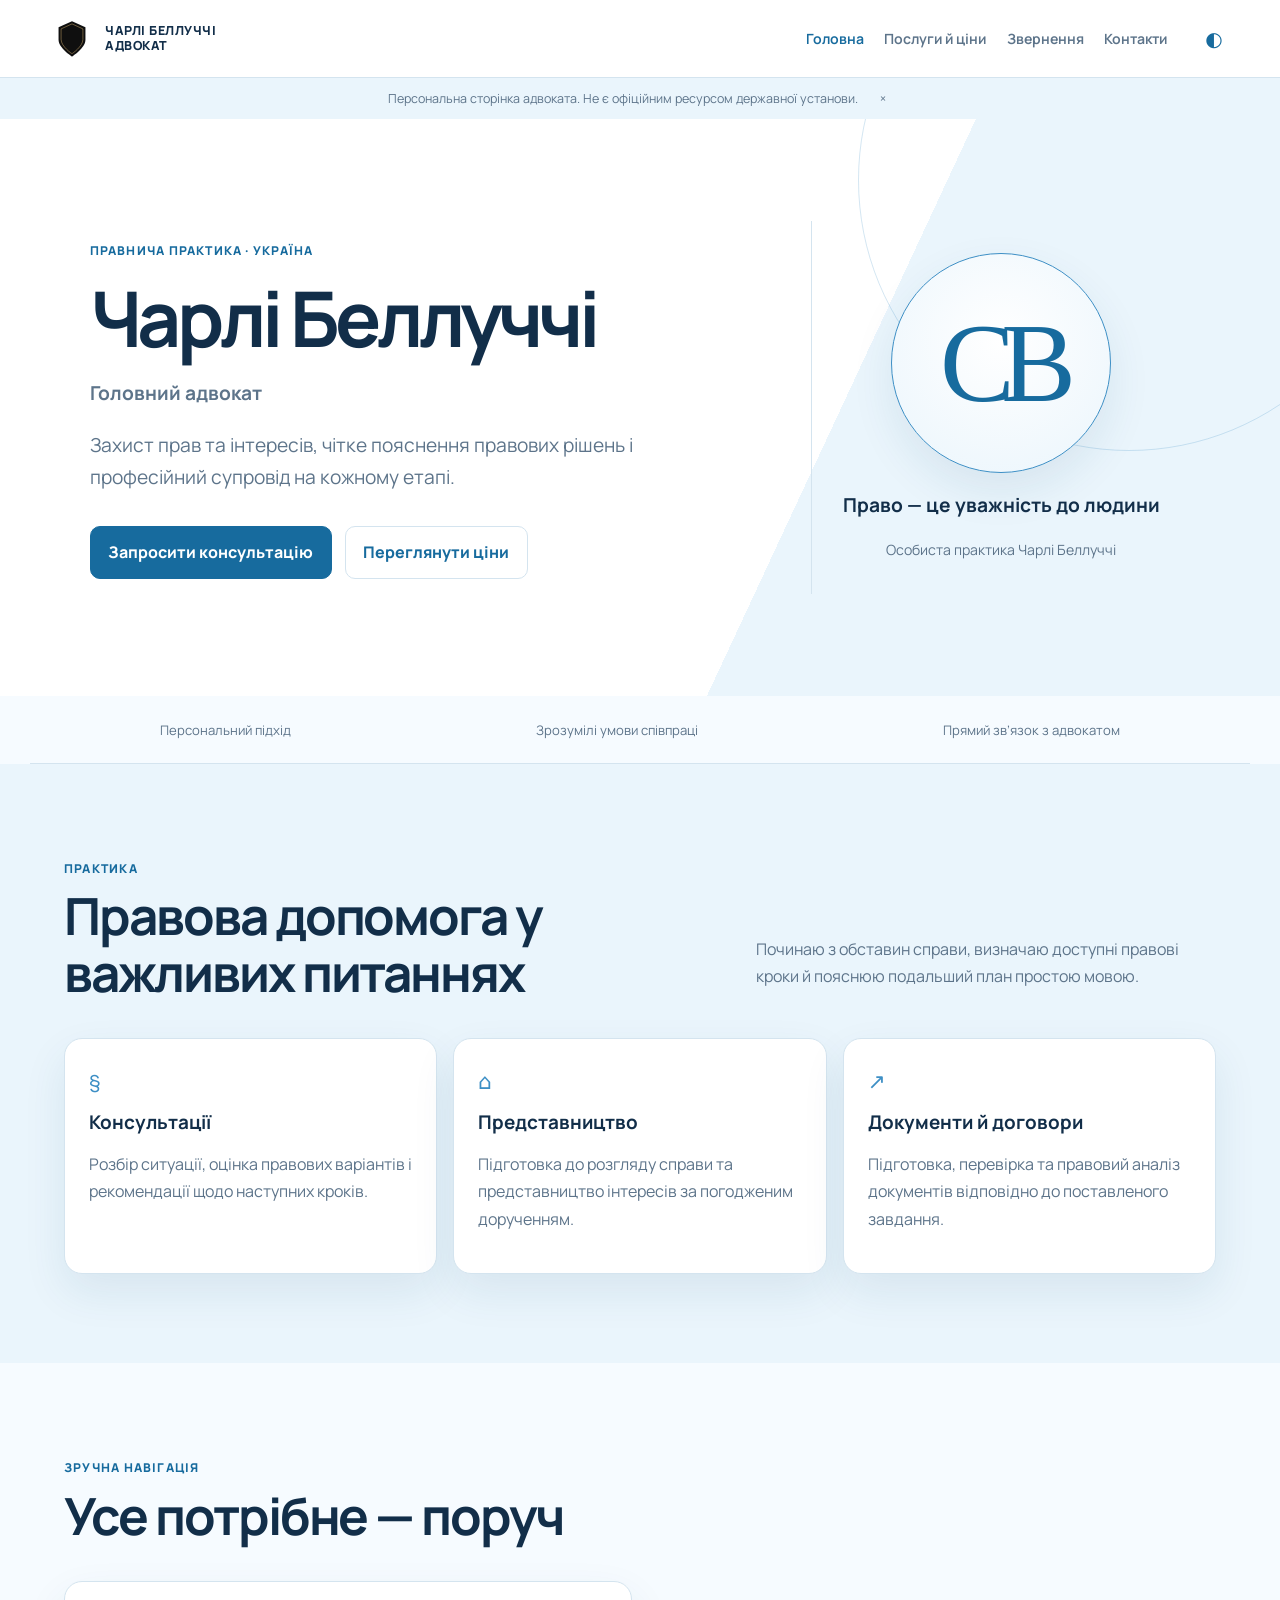
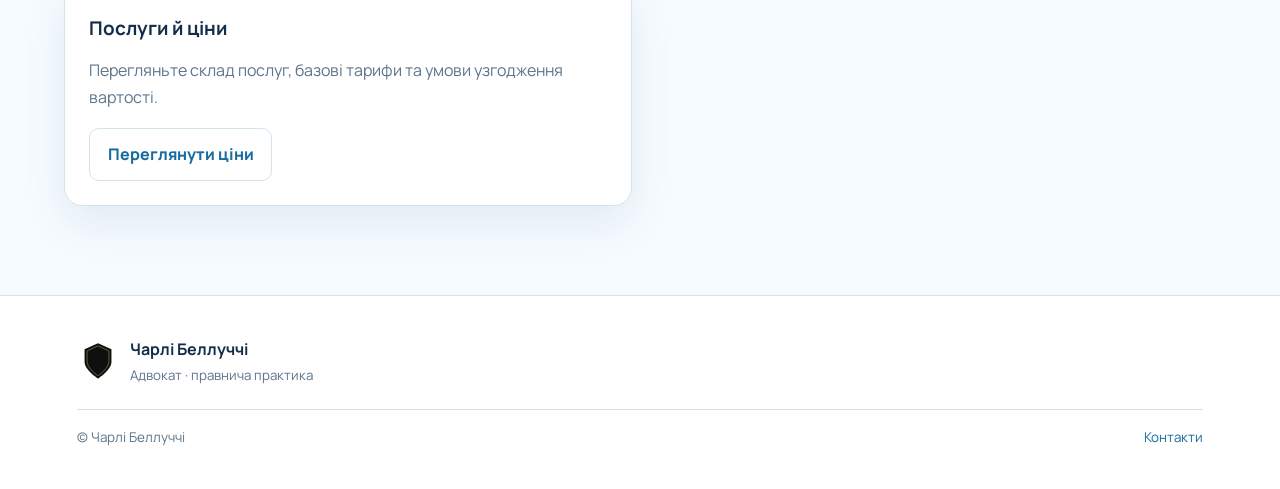
<file: index.html>
<!doctype html><html lang="uk"><head><meta charset="utf-8"><meta name="viewport" content="width=device-width,initial-scale=1,viewport-fit=cover"><meta name="theme-color" content="#f6fbff"><meta name="description" content="Чарлі Беллуччі — адвокат. Правнича допомога, представництво та консультації."><title>Чарлі Беллуччі — адвокат</title><link rel="manifest" href="/manifest.json"><link rel="icon" href="/icon.svg" type="image/svg+xml"><link rel="preconnect" href="https://fonts.googleapis.com"><link rel="preconnect" href="https://fonts.gstatic.com" crossorigin><link href="https://fonts.googleapis.com/css2?family=Manrope:wght@400;500;600;700;800&display=swap" rel="stylesheet"><link rel="stylesheet" href="/style.css?v=contact-2"></head><body><a class="skip" href="#main">До змісту</a><header class="topbar"><a class="brand" href="/index.html" aria-label="Чарлі Беллуччі — головна"><img src="/icon.svg" alt=""><span>ЧАРЛІ БЕЛЛУЧЧІ<b>АДВОКАТ</b></span></a><button class="menu-toggle" aria-label="Відкрити меню" aria-expanded="false"><i></i><i></i><i></i></button><nav class="nav" aria-label="Основна навігація"><a class="active" href="/index.html">Головна</a><a href="/fees.html">Послуги й ціни</a><a href="/appeal.html">Звернення</a><a href="/contacts.html">Контакти</a></nav><button class="theme-toggle" aria-label="Увімкнути темну тему" title="Змінити тему">◐</button></header><div class="notice"><span>Персональна сторінка адвоката. Не є офіційним ресурсом державної установи.</span><button class="notice-close" aria-label="Закрити">×</button></div><main id="main"><section class="hero"><div class="hero-copy"><span class="eyebrow">Правнича практика · Україна</span><h1>Чарлі Беллуччі</h1><p><strong>Головний адвокат</strong></p><p>Захист прав та інтересів, чітке пояснення правових рішень і професійний супровід на кожному етапі.</p><div class="actions"><a class="button primary" href="/appeal.html">Запросити консультацію</a><a class="button ghost" href="/fees.html">Переглянути ціни</a></div></div><div class="hero-signature"><div class="monogram" aria-hidden="true">CB</div><strong>Право — це уважність до людини</strong><span>Особиста практика Чарлі Беллуччі</span></div></section><div class="statline"><span>Персональний підхід</span><span>Зрозумілі умови співпраці</span><span>Прямий зв’язок з адвокатом</span></div><section class="section light"><div class="section-head"><div><span class="eyebrow">Практика</span><h2>Правова допомога у важливих питаннях</h2></div><p>Починаю з обставин справи, визначаю доступні правові кроки й пояснюю подальший план простою мовою.</p></div><div class="grid"><article class="card"><span class="mark">§</span><h3>Консультації</h3><p>Розбір ситуації, оцінка правових варіантів і рекомендації щодо наступних кроків.</p></article><article class="card"><span class="mark">⌂</span><h3>Представництво</h3><p>Підготовка до розгляду справи та представництво інтересів за погодженим дорученням.</p></article><article class="card"><span class="mark">↗</span><h3>Документи й договори</h3><p>Підготовка, перевірка та правовий аналіз документів відповідно до поставленого завдання.</p></article></div></section><section class="section"><div class="section-head"><div><span class="eyebrow">Зручна навігація</span><h2>Усе потрібне — поруч</h2></div></div><div class="news"><article class="feature-note"><h3>Послуги й ціни</h3><p>Перегляньте склад послуг, базові тарифи та умови узгодження вартості.</p><a class="button ghost" href="/fees.html">Переглянути ціни</a></article></div></section></main><footer class="footer"><div class="footer-brand"><img class="seal" src="/icon.svg" alt=""><div><b>Чарлі Беллуччі</b><small>Адвокат · правнича практика</small></div></div><div class="footer-bottom"><span>© <span id="year"></span> Чарлі Беллуччі</span><a href="/contacts.html">Контакти</a></div></footer><div class="install-toast" id="installToast" hidden><span>Цей сайт можна встановити як програму на екран телефону</span><button id="installButton">Встановити</button><button class="toast-close" aria-label="Закрити">×</button></div><div class="toast" id="toast" role="status" aria-live="polite"></div><script src="/script.js?v=contact-2" defer></script></body></html>
</file>
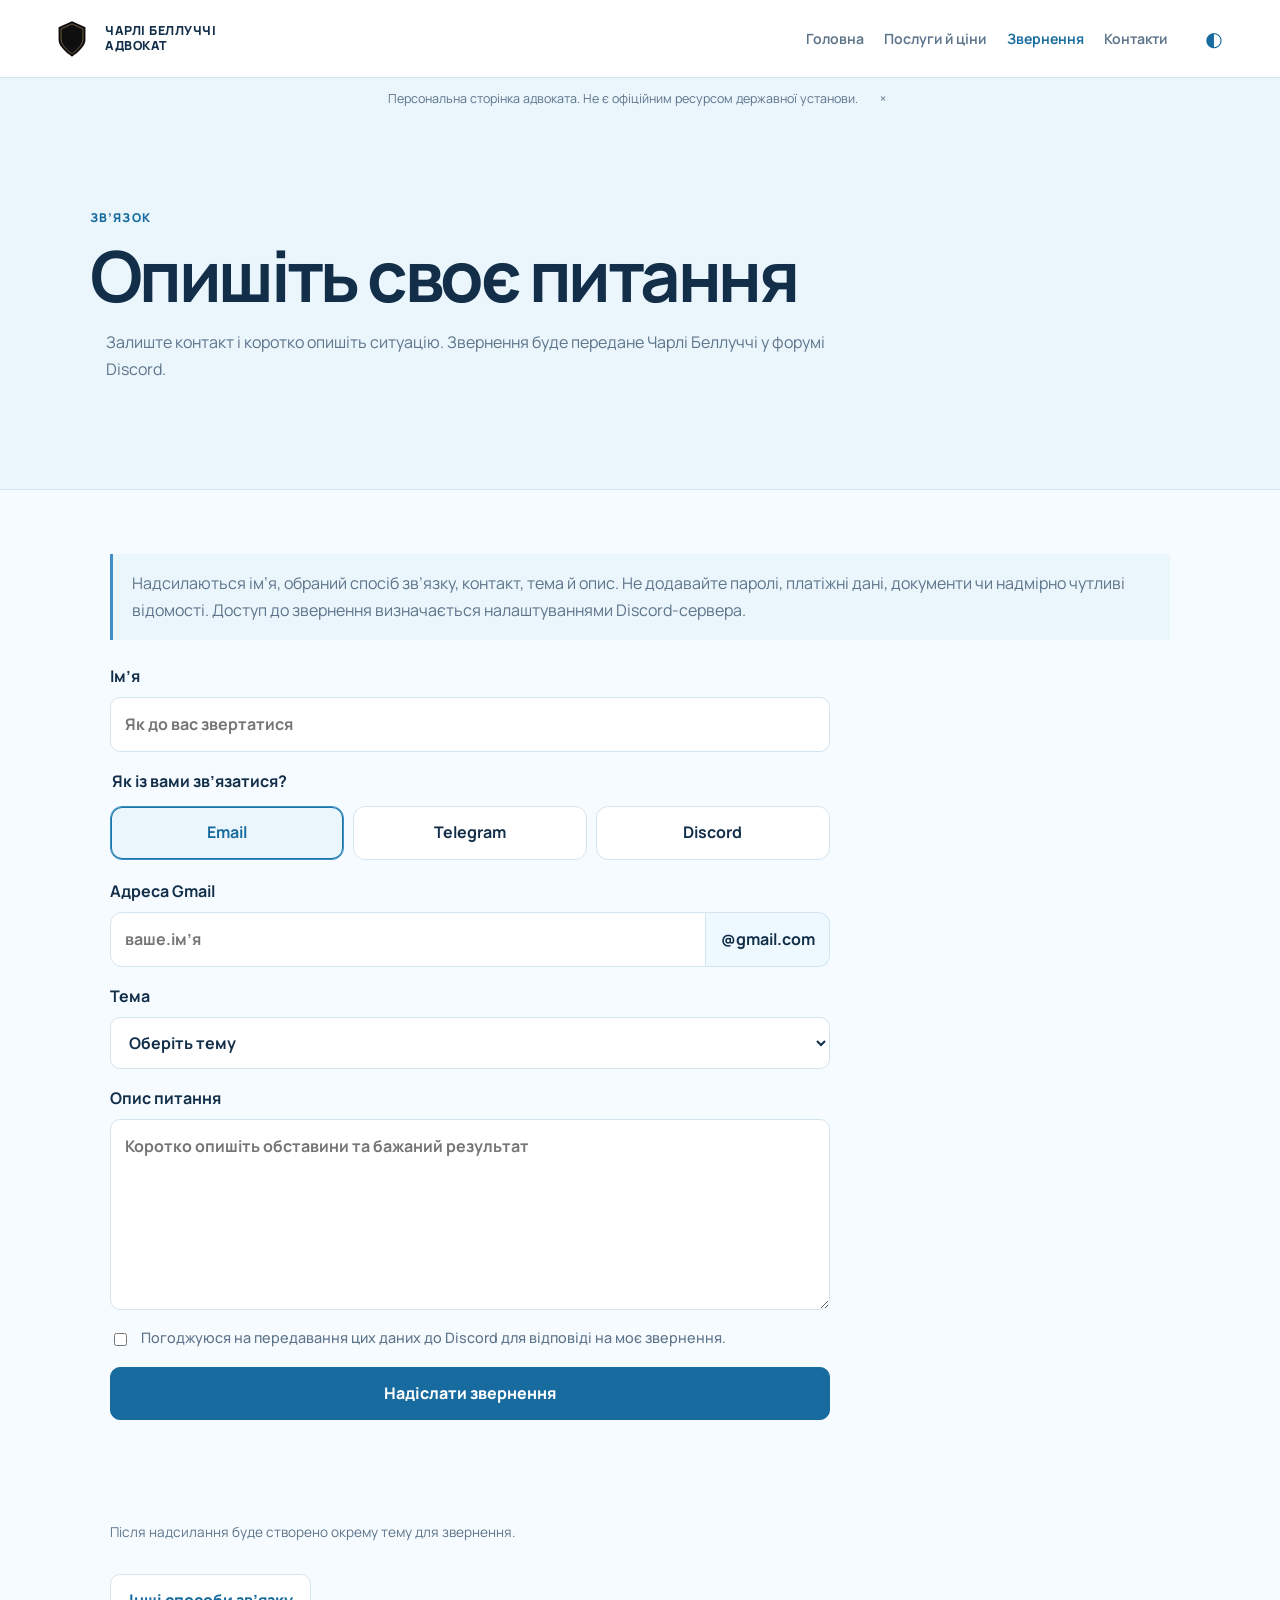
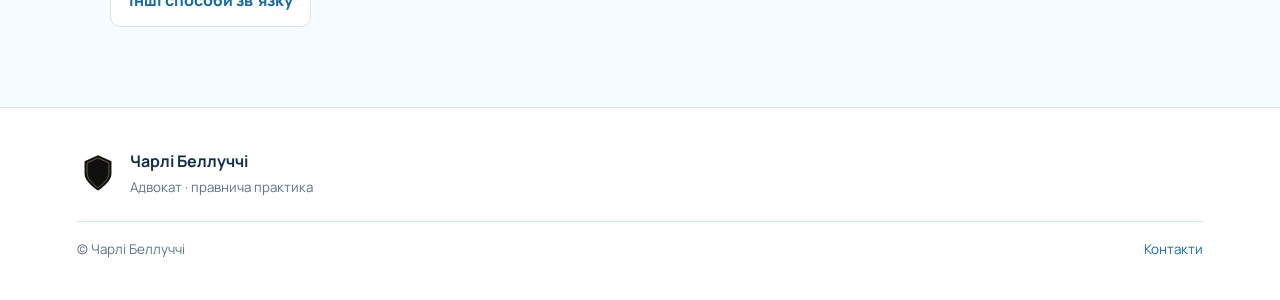
<file: appeal.html>
<!doctype html><html lang="uk"><head><meta charset="utf-8"><meta name="viewport" content="width=device-width,initial-scale=1,viewport-fit=cover"><meta name="theme-color" content="#f6fbff"><title>Звернення — Чарлі Беллуччі</title><link rel="manifest" href="/manifest.json"><link rel="icon" href="/icon.svg" type="image/svg+xml"><link rel="preconnect" href="https://fonts.googleapis.com"><link rel="preconnect" href="https://fonts.gstatic.com" crossorigin><link href="https://fonts.googleapis.com/css2?family=Manrope:wght@400;500;600;700;800&display=swap" rel="stylesheet"><link rel="stylesheet" href="/style.css?v=contact-2"></head><body><a class="skip" href="#main">До змісту</a><header class="topbar"><a class="brand" href="/index.html" aria-label="Чарлі Беллуччі — головна"><img src="/icon.svg" alt=""><span>ЧАРЛІ БЕЛЛУЧЧІ<b>АДВОКАТ</b></span></a><button class="menu-toggle" aria-label="Відкрити меню" aria-expanded="false"><i></i><i></i><i></i></button><nav class="nav" aria-label="Основна навігація"><a href="/index.html">Головна</a><a href="/fees.html">Послуги й ціни</a><a class="active" href="/appeal.html">Звернення</a><a href="/contacts.html">Контакти</a></nav><button class="theme-toggle" aria-label="Увімкнути темну тему" title="Змінити тему">◐</button></header><div class="notice"><span>Персональна сторінка адвоката. Не є офіційним ресурсом державної установи.</span><button class="notice-close" aria-label="Закрити">×</button></div><main id="main"><section class="page-head"><span class="eyebrow">Зв’язок</span><h1>Опишіть своє питання</h1><p>Залиште контакт і коротко опишіть ситуацію. Звернення буде передане Чарлі Беллуччі у форумі Discord.</p></section><section class="content"><div class="notice-box">Надсилаються ім’я, обраний спосіб зв’язку, контакт, тема й опис. Не додавайте паролі, платіжні дані, документи чи надмірно чутливі відомості. Доступ до звернення визначається налаштуваннями Discord-сервера.</div><form class="form appeal-form"><label>Ім’я<input class="field" name="name" autocomplete="name" required maxlength="80" placeholder="Як до вас звертатися"></label><fieldset class="contact-picker"><legend>Як із вами зв’язатися?</legend><div class="method-options"><label class="method-option"><input type="radio" name="contact_method" value="email" checked><span>Email</span></label><label class="method-option"><input type="radio" name="contact_method" value="telegram"><span>Telegram</span></label><label class="method-option"><input type="radio" name="contact_method" value="discord"><span>Discord</span></label></div><label class="contact-entry"><span id="contactLabel">Адреса Gmail</span><span class="contact-input"><input class="field" id="contactValue" name="contact_value" required maxlength="80" autocomplete="email" inputmode="email" placeholder="ваше.ім’я"><span class="contact-suffix" id="contactSuffix">@gmail.com</span></span></label><input type="hidden" id="contactPayload" name="contact"></fieldset><label>Тема<select class="field" name="topic" required><option value="">Оберіть тему</option><option>Консультація</option><option>Аналіз документа</option><option>Представництво</option><option>Інше питання</option></select></label><label>Опис питання<textarea class="field" name="message" required maxlength="1000" rows="6" placeholder="Коротко опишіть обставини та бажаний результат"></textarea></label><label class="consent"><input type="checkbox" required><span>Погоджуюся на передавання цих даних до Discord для відповіді на моє звернення.</span></label><button class="button primary" type="submit">Надіслати звернення</button><p class="status-msg" data-form-status aria-live="polite"></p><p class="small-note">Після надсилання буде створено окрему тему для звернення.</p></form><p><a class="button ghost" href="/contacts.html">Інші способи зв’язку</a></p></section></main><footer class="footer"><div class="footer-brand"><img class="seal" src="/icon.svg" alt=""><div><b>Чарлі Беллуччі</b><small>Адвокат · правнича практика</small></div></div><div class="footer-bottom"><span>© <span id="year"></span> Чарлі Беллуччі</span><a href="/contacts.html">Контакти</a></div></footer><div class="install-toast" id="installToast" hidden><span>Цей сайт можна встановити як програму на екран телефону</span><button id="installButton">Встановити</button><button class="toast-close" aria-label="Закрити">×</button></div><div class="toast" id="toast" role="status" aria-live="polite"></div><script src="/script.js?v=contact-2" defer></script></body></html>
</file>
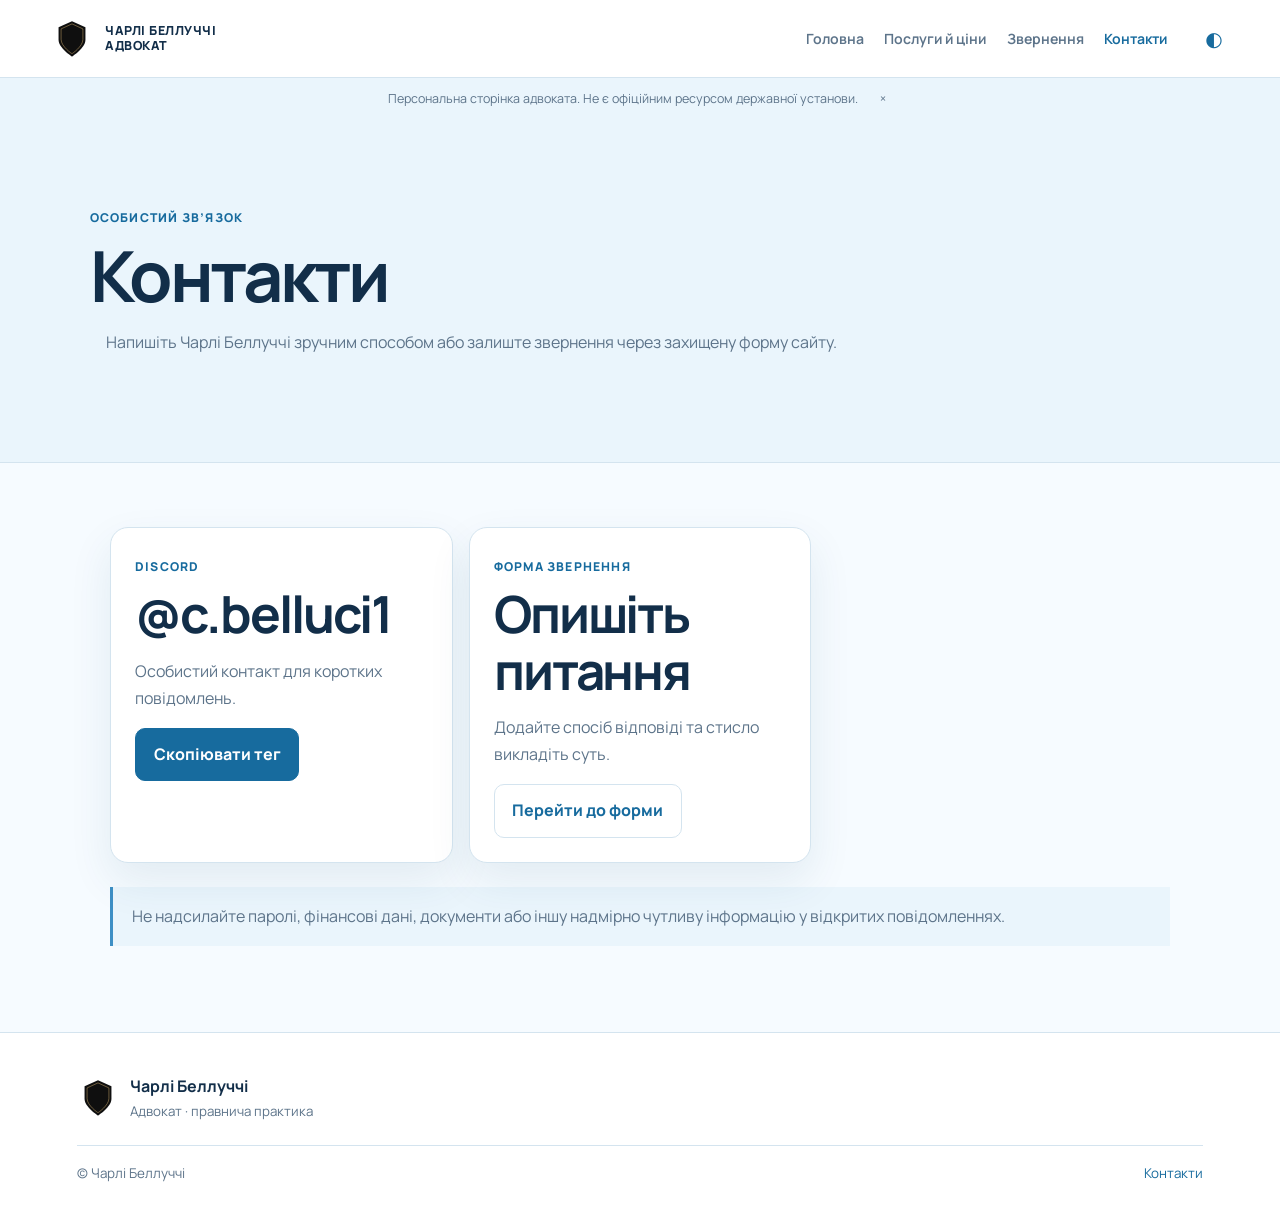
<file: contacts.html>
<!doctype html><html lang="uk"><head><meta charset="utf-8"><meta name="viewport" content="width=device-width,initial-scale=1,viewport-fit=cover"><meta name="theme-color" content="#f6fbff"><title>Контакти — Чарлі Беллуччі</title><link rel="manifest" href="/manifest.json"><link rel="icon" href="/icon.svg" type="image/svg+xml"><link rel="preconnect" href="https://fonts.googleapis.com"><link rel="preconnect" href="https://fonts.gstatic.com" crossorigin><link href="https://fonts.googleapis.com/css2?family=Manrope:wght@400;500;600;700;800&display=swap" rel="stylesheet"><link rel="stylesheet" href="/style.css"></head><body><a class="skip" href="#main">До змісту</a><header class="topbar"><a class="brand" href="/index.html" aria-label="Чарлі Беллуччі — головна"><img src="/icon.svg" alt=""><span>ЧАРЛІ БЕЛЛУЧЧІ<b>АДВОКАТ</b></span></a><button class="menu-toggle" aria-label="Відкрити меню" aria-expanded="false"><i></i><i></i><i></i></button><nav class="nav" aria-label="Основна навігація"><a  href="/index.html">Головна</a><a  href="/fees.html">Послуги й ціни</a><a  href="/appeal.html">Звернення</a><a class="active" href="/contacts.html">Контакти</a></nav><button class="theme-toggle" aria-label="Увімкнути темну тему" title="Змінити тему">◐</button></header><div class="notice"><span>Персональна сторінка адвоката. Не є офіційним ресурсом державної установи.</span><button class="notice-close" aria-label="Закрити">×</button></div><main id="main"><section class="page-head"><span class="eyebrow">Особистий зв’язок</span><h1>Контакти</h1><p>Напишіть Чарлі Беллуччі зручним способом або залиште звернення через захищену форму сайту.</p></section><section class="content"><div class="grid"><article class="card"><span class="eyebrow">Discord</span><h2>@c.belluci1</h2><p>Особистий контакт для коротких повідомлень.</p><button class="button primary" type="button" data-copy="@c.belluci1">Скопіювати тег</button></article><article class="card"><span class="eyebrow">Форма звернення</span><h2>Опишіть питання</h2><p>Додайте спосіб відповіді та стисло викладіть суть.</p><a class="button ghost" href="/appeal.html">Перейти до форми</a></article></div><div class="notice-box" style="margin-top:1.5rem">Не надсилайте паролі, фінансові дані, документи або іншу надмірно чутливу інформацію у відкритих повідомленнях.</div></section></main><footer class="footer"><div class="footer-brand"><img class="seal" src="/icon.svg" alt=""><div><b>Чарлі Беллуччі</b><small>Адвокат · правнича практика</small></div></div><div class="footer-bottom"><span>© <span id="year"></span> Чарлі Беллуччі</span><a href="/contacts.html">Контакти</a></div></footer><div class="install-toast" id="installToast" hidden><span>Цей сайт можна встановити як програму на екран телефону</span><button id="installButton">Встановити</button><button class="toast-close" aria-label="Закрити">×</button></div><div class="toast" id="toast" role="status" aria-live="polite"></div><script src="/script.js" defer></script></body></html>
</file>
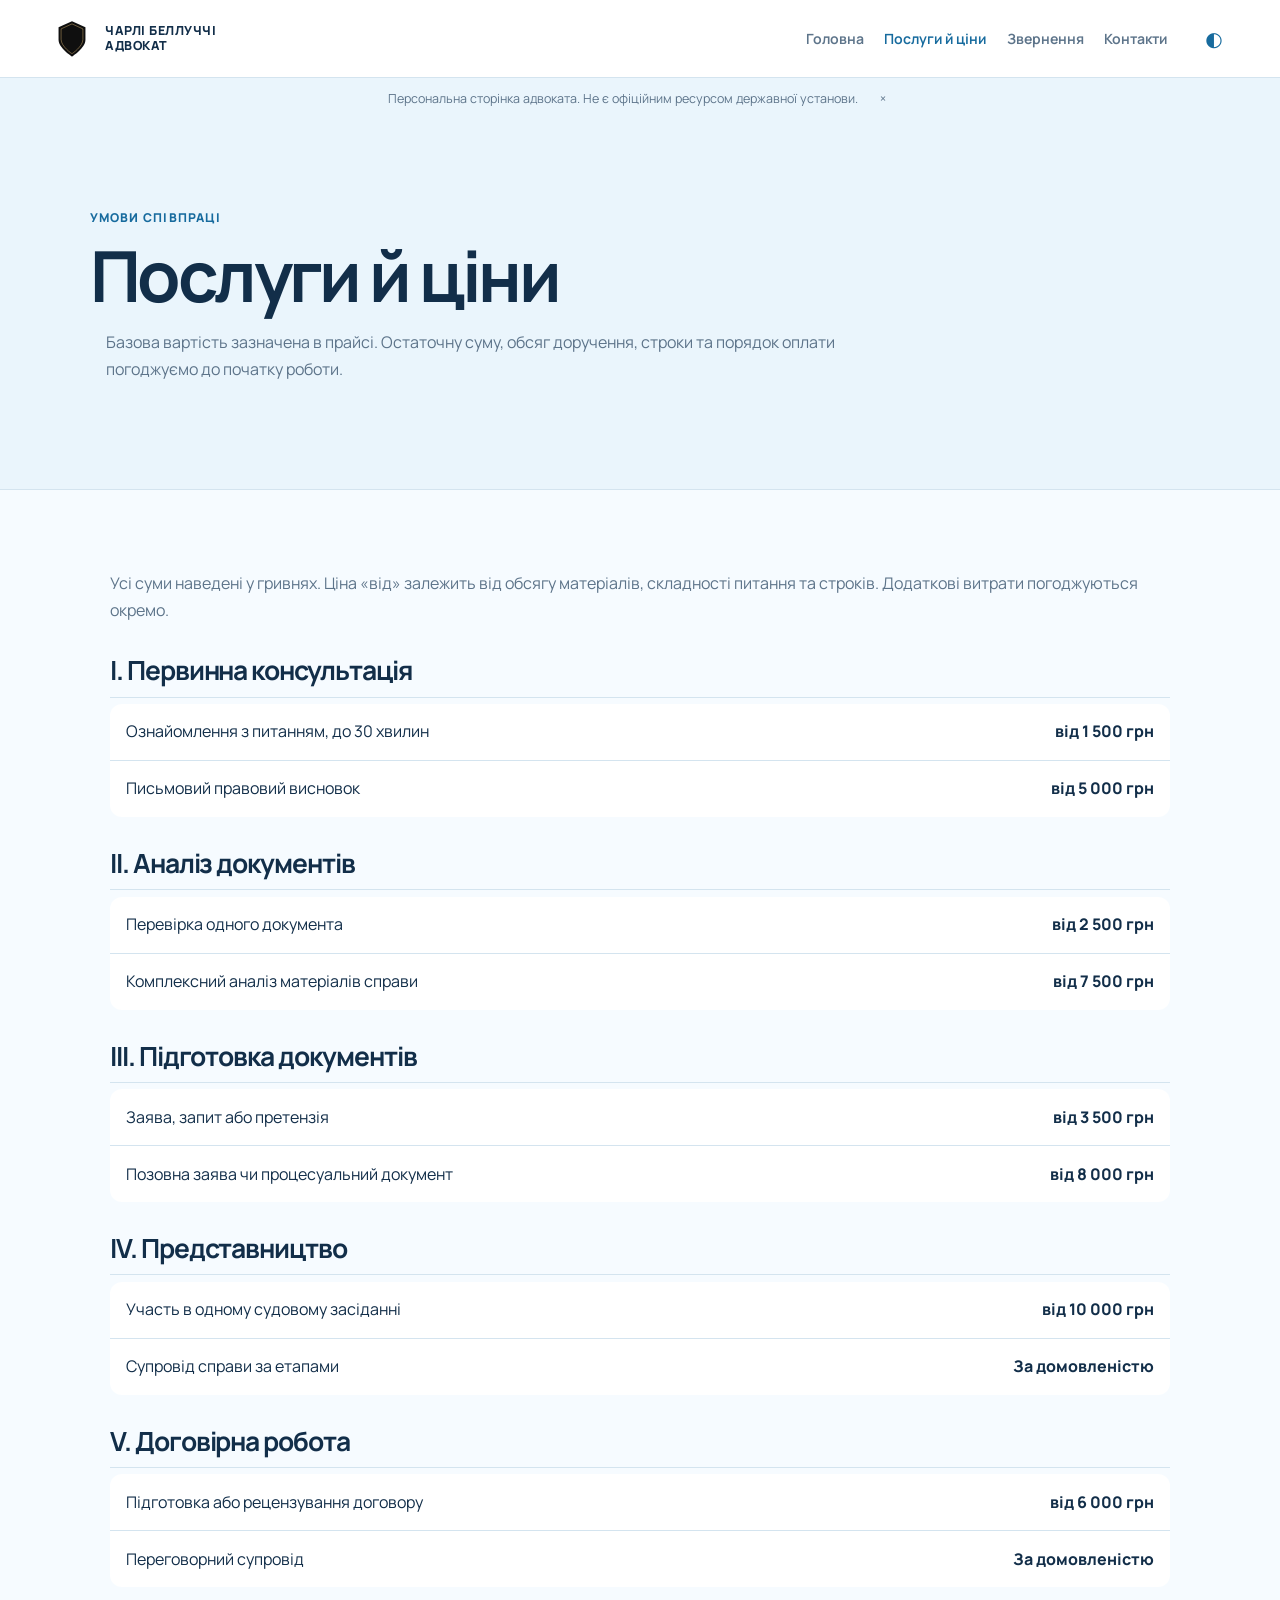
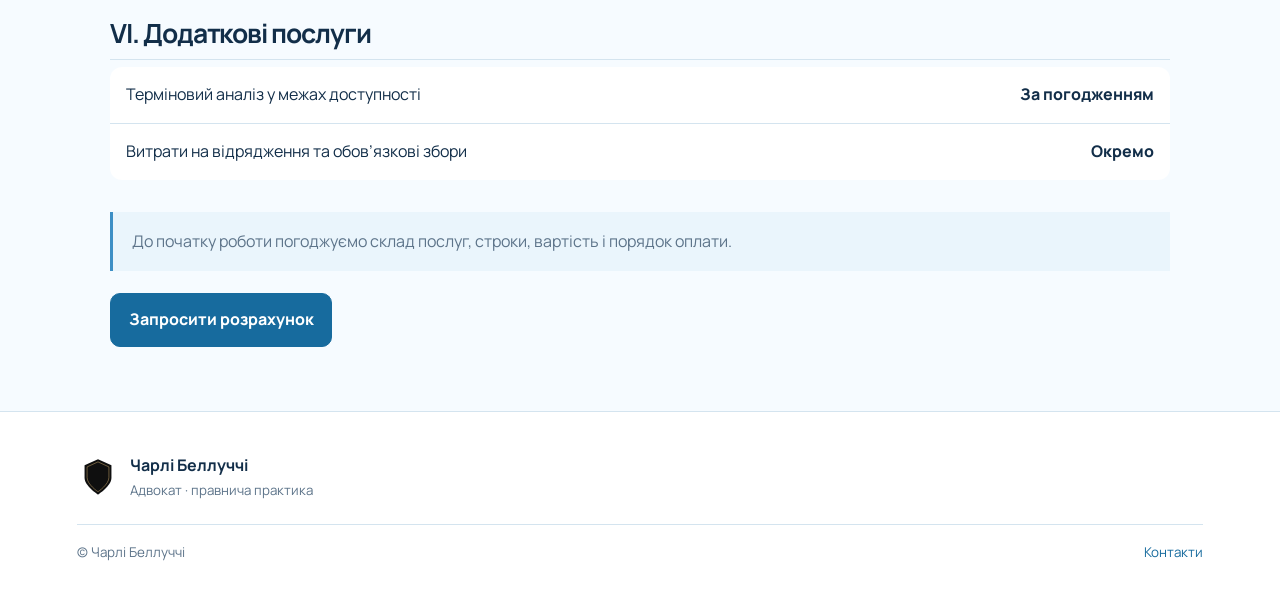
<file: fees.html>
<!doctype html><html lang="uk"><head><meta charset="utf-8"><meta name="viewport" content="width=device-width,initial-scale=1,viewport-fit=cover"><meta name="theme-color" content="#f6fbff"><title>Послуги й ціни — Чарлі Беллуччі</title><link rel="manifest" href="/manifest.json"><link rel="icon" href="/icon.svg" type="image/svg+xml"><link rel="preconnect" href="https://fonts.googleapis.com"><link rel="preconnect" href="https://fonts.gstatic.com" crossorigin><link href="https://fonts.googleapis.com/css2?family=Manrope:wght@400;500;600;700;800&display=swap" rel="stylesheet"><link rel="stylesheet" href="/style.css"></head><body><a class="skip" href="#main">До змісту</a><header class="topbar"><a class="brand" href="/index.html" aria-label="Чарлі Беллуччі — головна"><img src="/icon.svg" alt=""><span>ЧАРЛІ БЕЛЛУЧЧІ<b>АДВОКАТ</b></span></a><button class="menu-toggle" aria-label="Відкрити меню" aria-expanded="false"><i></i><i></i><i></i></button><nav class="nav" aria-label="Основна навігація"><a  href="/index.html">Головна</a><a class="active" href="/fees.html">Послуги й ціни</a><a  href="/appeal.html">Звернення</a><a  href="/contacts.html">Контакти</a></nav><button class="theme-toggle" aria-label="Увімкнути темну тему" title="Змінити тему">◐</button></header><div class="notice"><span>Персональна сторінка адвоката. Не є офіційним ресурсом державної установи.</span><button class="notice-close" aria-label="Закрити">×</button></div><main id="main"><section class="page-head"><span class="eyebrow">Умови співпраці</span><h1>Послуги й ціни</h1><p>Базова вартість зазначена в прайсі. Остаточну суму, обсяг доручення, строки та порядок оплати погоджуємо до початку роботи.</p></section><section class="content"><p>Усі суми наведені у гривнях. Ціна «від» залежить від обсягу матеріалів, складності питання та строків. Додаткові витрати погоджуються окремо.</p><section class="price-section"><h2>I. Первинна консультація</h2><div class="table-wrap"><table class="price-list"><tbody><tr><td>Ознайомлення з питанням, до 30 хвилин</td><td>від 1 500 грн</td></tr><tr><td>Письмовий правовий висновок</td><td>від 5 000 грн</td></tr></tbody></table></div></section><section class="price-section"><h2>II. Аналіз документів</h2><div class="table-wrap"><table class="price-list"><tbody><tr><td>Перевірка одного документа</td><td>від 2 500 грн</td></tr><tr><td>Комплексний аналіз матеріалів справи</td><td>від 7 500 грн</td></tr></tbody></table></div></section><section class="price-section"><h2>III. Підготовка документів</h2><div class="table-wrap"><table class="price-list"><tbody><tr><td>Заява, запит або претензія</td><td>від 3 500 грн</td></tr><tr><td>Позовна заява чи процесуальний документ</td><td>від 8 000 грн</td></tr></tbody></table></div></section><section class="price-section"><h2>IV. Представництво</h2><div class="table-wrap"><table class="price-list"><tbody><tr><td>Участь в одному судовому засіданні</td><td>від 10 000 грн</td></tr><tr><td>Супровід справи за етапами</td><td>За домовленістю</td></tr></tbody></table></div></section><section class="price-section"><h2>V. Договірна робота</h2><div class="table-wrap"><table class="price-list"><tbody><tr><td>Підготовка або рецензування договору</td><td>від 6 000 грн</td></tr><tr><td>Переговорний супровід</td><td>За домовленістю</td></tr></tbody></table></div></section><section class="price-section"><h2>VI. Додаткові послуги</h2><div class="table-wrap"><table class="price-list"><tbody><tr><td>Терміновий аналіз у межах доступності</td><td>За погодженням</td></tr><tr><td>Витрати на відрядження та обов’язкові збори</td><td>Окремо</td></tr></tbody></table></div></section><div class="notice-box">До початку роботи погоджуємо склад послуг, строки, вартість і порядок оплати.</div><a class="button primary" href="/appeal.html">Запросити розрахунок</a></section></main><footer class="footer"><div class="footer-brand"><img class="seal" src="/icon.svg" alt=""><div><b>Чарлі Беллуччі</b><small>Адвокат · правнича практика</small></div></div><div class="footer-bottom"><span>© <span id="year"></span> Чарлі Беллуччі</span><a href="/contacts.html">Контакти</a></div></footer><div class="install-toast" id="installToast" hidden><span>Цей сайт можна встановити як програму на екран телефону</span><button id="installButton">Встановити</button><button class="toast-close" aria-label="Закрити">×</button></div><div class="toast" id="toast" role="status" aria-live="polite"></div><script src="/script.js" defer></script></body></html>
</file>
<file: style.css>
:root{color-scheme:light;--canvas:#f6fbff;--paper:#fff;--ice:#eaf5fc;--ice-2:#dceefa;--ink:#122e49;--muted:#5d748a;--blue:#3d8fc5;--blue-deep:#176b9e;--line:#d4e4ef;--shadow:0 18px 44px rgba(26,74,110,.09);--radius:18px;font-family:Manrope,system-ui,sans-serif}*{box-sizing:border-box}html{scroll-behavior:smooth}body{margin:0;background:var(--canvas);color:var(--ink);font:400 16px/1.7 Manrope,system-ui,sans-serif}body.dark-mode{color-scheme:dark;--canvas:#101e2c;--paper:#172b3d;--ice:#1c344a;--ice-2:#24425b;--ink:#eef6fc;--muted:#aec2d2;--blue:#80c3ed;--blue-deep:#9bd4f7;--line:#315069;--shadow:0 18px 44px rgba(0,0,0,.22)}a{color:var(--blue-deep);text-decoration:none}a:hover{text-decoration:underline}button,input,select,textarea{font:inherit}button{color:inherit}.skip{position:absolute;left:-9999px}.skip:focus{left:1rem;top:1rem;z-index:100;background:var(--paper);padding:.8rem;border-radius:8px}.topbar{position:sticky;top:0;z-index:30;display:flex;align-items:center;gap:2rem;min-height:78px;padding:.75rem clamp(1rem,4vw,4.5rem);background:color-mix(in srgb,var(--paper) 92%,transparent);backdrop-filter:blur(16px);border-bottom:1px solid var(--line)}.brand{display:inline-flex;align-items:center;gap:.75rem;min-width:180px;color:var(--ink);font-size:.78rem;line-height:1.2;font-weight:800;letter-spacing:.04em}.brand:hover{text-decoration:none}.brand img,.brand .seal{width:42px;height:42px;flex:none}.brand b{display:block;font-weight:800}.nav{display:flex;align-items:center;justify-content:flex-end;gap:clamp(.5rem,1.6vw,1.5rem);margin-left:auto}.nav a{color:var(--muted);font-size:.88rem;font-weight:650;white-space:nowrap}.nav a.active,.nav a:hover{color:var(--blue-deep)}.theme-toggle,.menu-toggle{border:0;background:none;color:var(--blue-deep);cursor:pointer}.theme-toggle{font-size:1.25rem}.menu-toggle{display:none}.notice{display:flex;justify-content:center;align-items:center;gap:1rem;padding:.55rem 1rem;background:var(--ice);color:var(--muted);font-size:.78rem;text-align:center}.notice-close{border:0;background:none;color:var(--muted);cursor:pointer}.hero{position:relative;display:grid;grid-template-columns:minmax(0,1.25fr) minmax(240px,.75fr);align-items:center;gap:clamp(2rem,7vw,7rem);max-width:1440px;min-height:560px;margin:auto;padding:clamp(3.5rem,8vw,7rem) clamp(1.25rem,7vw,7rem);overflow:hidden;background:linear-gradient(115deg,var(--paper) 0 63%,var(--ice) 63%)}.hero:after{content:"";position:absolute;right:-120px;top:-210px;width:540px;height:540px;border:1px solid color-mix(in srgb,var(--blue) 22%,transparent);border-radius:50%;pointer-events:none}.hero-copy{position:relative;z-index:1;max-width:760px}.eyebrow{display:inline-block;color:var(--blue-deep);font-size:.76rem;font-weight:800;letter-spacing:.1em;text-transform:uppercase}.hero h1{max-width:760px;margin:.9rem 0 1.25rem;font-size:clamp(2.7rem,6vw,5.5rem);line-height:1.03;letter-spacing:-.055em}.hero p{max-width:650px;color:var(--muted);font-size:clamp(1rem,1.5vw,1.2rem)}.actions{display:flex;flex-wrap:wrap;gap:.8rem;margin-top:2rem}.button{display:inline-flex;justify-content:center;align-items:center;min-height:48px;padding:.75rem 1.1rem;border:1px solid var(--line);border-radius:10px;color:var(--ink);font-weight:750;cursor:pointer;transition:background .18s ease,transform .18s ease}.button:hover{transform:translateY(-1px);text-decoration:none}.button.gold,.button.primary{background:var(--blue-deep);border-color:var(--blue-deep);color:#fff}.button.ghost{background:var(--paper);color:var(--blue-deep)}.hero-signature{position:relative;z-index:1;display:grid;justify-items:center;gap:1rem;padding:2rem 1.5rem;border-left:1px solid var(--line);text-align:center}.monogram{display:grid;place-items:center;width:min(220px,55vw);aspect-ratio:1;border:1px solid var(--blue);border-radius:50%;background:radial-gradient(circle at 50% 40%,var(--paper),var(--ice));color:var(--blue-deep);font-family:Georgia,serif;font-size:clamp(4rem,9vw,7rem);letter-spacing:-.12em;box-shadow:var(--shadow)}.hero-signature strong{font-size:1.2rem}.hero-signature span{color:var(--muted);font-size:.88rem}.statline{display:flex;justify-content:space-around;gap:1rem;max-width:1220px;margin:auto;padding:1.4rem 1rem;border-bottom:1px solid var(--line);color:var(--muted);font-size:.82rem}.section{max-width:1300px;margin:auto;padding:clamp(3rem,7vw,6rem) clamp(1.2rem,5vw,4rem)}.section.light{max-width:none;background:var(--ice)}.section.light>*{max-width:1200px;margin-left:auto;margin-right:auto}.section-head{display:flex;justify-content:space-between;align-items:end;gap:2rem;margin-bottom:2rem}.section-head p{max-width:460px;color:var(--muted)}h2{margin:.4rem 0;font-size:clamp(2rem,4vw,3.2rem);line-height:1.1;letter-spacing:-.04em}h3{margin:.6rem 0;font-size:1.18rem;line-height:1.35}.grid{display:grid;grid-template-columns:repeat(3,minmax(0,1fr));gap:1rem}.card,.feature-note,.law-card,.price-card{padding:1.5rem;border:1px solid var(--line);border-radius:var(--radius);background:var(--paper);box-shadow:var(--shadow)}.card p,.feature-note p,.law-card p{color:var(--muted)}.mark{color:var(--blue);font-size:1.35rem}.news{display:grid;grid-template-columns:repeat(2,minmax(0,1fr));gap:1rem}.feature-note{background:var(--paper)}.page-head{padding:clamp(3.4rem,7vw,6rem) clamp(1.25rem,7vw,6rem);background:var(--ice);border-bottom:1px solid var(--line)}.page-head>*{max-width:1160px;margin-left:auto;margin-right:auto}.page-head h1{margin:.5rem auto;font-size:clamp(2.4rem,5.5vw,4.5rem);line-height:1.08;letter-spacing:-.05em}.page-head p{max-width:780px;margin-left:max(calc((100% - 1160px)/2),1rem);color:var(--muted)}.content{width:min(100% - 2.5rem,1060px);margin:0 auto;padding:clamp(2rem,5vw,4rem) 0}.content>p{color:var(--muted)}.disclaimer,.notice-box{margin:0 0 1.4rem;padding:1rem 1.2rem;border-left:3px solid var(--blue);background:var(--ice);color:var(--muted)}.form{display:grid;gap:1rem;max-width:720px}.form label{display:grid;gap:.45rem;font-weight:700}.field{width:100%;min-height:48px;padding:.8rem .9rem;border:1px solid var(--line);border-radius:10px;background:var(--paper);color:var(--ink)}textarea.field{min-height:150px;resize:vertical}.field:focus,button:focus-visible,a:focus-visible{outline:3px solid color-mix(in srgb,var(--blue) 65%,transparent);outline-offset:2px}.consent{display:flex!important;align-items:flex-start;gap:.7rem!important;color:var(--muted);font-weight:500!important;font-size:.9rem}.consent input{margin-top:.4rem;accent-color:var(--blue-deep)}.status-msg{min-height:1.5rem;color:var(--blue-deep)}.small-note{color:var(--muted);font-size:.85rem}.law-search{display:grid;grid-template-columns:1fr auto;gap:.75rem;margin-bottom:1.5rem}.law-grid{display:grid;grid-template-columns:repeat(2,minmax(0,1fr));gap:1rem}.law-entry{padding:1.25rem 1.4rem;border:1px solid var(--line);border-radius:14px;background:var(--paper)}.law-entry h2,.law-entry h3{font-size:1.15rem}.law-entry p{color:var(--muted)}.law-entry[hidden]{display:none}.price-section{margin:2rem 0}.price-section h2{padding-bottom:.7rem;border-bottom:1px solid var(--line);font-size:1.65rem}.price-list{width:100%;border-collapse:collapse;background:var(--paper);border-radius:12px;overflow:hidden}.price-list th,.price-list td{padding:.9rem 1rem;border-bottom:1px solid var(--line);text-align:left}.price-list th{color:var(--muted);font-size:.78rem;text-transform:uppercase;letter-spacing:.06em}.price-list td:last-child,.price-list th:last-child{text-align:right;white-space:nowrap;font-weight:750}.price-list tr:last-child td{border-bottom:0}.price-list caption{text-align:left;padding:.6rem;color:var(--muted)}.footer{padding:2.5rem clamp(1.25rem,6vw,5rem);background:var(--paper);border-top:1px solid var(--line);color:var(--muted)}.footer-brand{display:flex;align-items:center;gap:.7rem;color:var(--ink)}.footer-brand small{display:block;color:var(--muted)}.footer p{max-width:740px}.footer-bottom{display:flex;justify-content:space-between;gap:1rem;margin-top:1.4rem;padding-top:1rem;border-top:1px solid var(--line);font-size:.84rem}.install-toast{position:fixed;z-index:50;left:50%;bottom:1rem;transform:translateX(-50%);display:flex;align-items:center;gap:.8rem;width:min(95vw,620px);padding:1rem;border:1px solid var(--line);border-radius:14px;background:var(--paper);box-shadow:var(--shadow);color:var(--ink);font-size:.88rem}.install-toast[hidden]{display:none}.install-toast button{padding:.55rem .8rem;border:0;border-radius:8px;background:var(--blue-deep);color:#fff;font-weight:700;cursor:pointer;white-space:nowrap}.install-toast .toast-close{background:none;color:var(--muted);font-size:1.2rem}.toast{position:fixed;z-index:60;right:1rem;bottom:1rem;padding:.75rem 1rem;border-radius:10px;background:var(--ink);color:var(--paper);opacity:0;pointer-events:none;transition:opacity .2s}.toast.show{opacity:1}.table-wrap{overflow-x:auto}.academy-panel{display:grid;grid-template-columns:1fr auto;align-items:center;gap:2rem;padding:2rem;border-radius:var(--radius);background:var(--ice)}@media(max-width:860px){.topbar{gap:.5rem}.menu-toggle{display:flex;flex-direction:column;gap:5px;order:3;padding:.6rem}.menu-toggle i{display:block;width:22px;height:2px;background:var(--ink)}.nav{display:none;position:absolute;top:100%;left:0;right:0;flex-direction:column;align-items:stretch;gap:0;padding:.5rem 1.2rem 1rem;background:var(--paper);border-bottom:1px solid var(--line);box-shadow:var(--shadow)}.nav.open{display:flex}.nav a{padding:.8rem .2rem;border-bottom:1px solid var(--line)}.theme-toggle{margin-left:auto}.hero{grid-template-columns:1fr;min-height:auto;background:var(--paper)}.hero:after{right:-280px;top:-320px}.hero-signature{grid-template-columns:auto 1fr;justify-items:start;text-align:left;border-left:0;border-top:1px solid var(--line);padding:1.4rem 0 0}.monogram{width:92px;font-size:3rem}.grid{grid-template-columns:1fr 1fr}.section-head{align-items:start;flex-direction:column;gap:.5rem}.statline{flex-wrap:wrap;justify-content:flex-start;padding-left:1.2rem}.page-head p{margin-left:0}}@media(max-width:560px){body{font-size:15px}.topbar{min-height:66px;padding:.55rem .85rem}.brand{min-width:0;font-size:.67rem}.brand img,.brand .seal{width:36px;height:36px}.hero{padding:3.3rem 1.2rem 2.2rem}.hero h1{font-size:clamp(2.5rem,13vw,3.8rem)}.actions{display:grid}.actions .button{width:100%}.grid,.news,.law-grid{grid-template-columns:1fr}.section{padding:3rem 1.2rem}.page-head{padding:3rem 1.2rem}.page-head h1{font-size:2.5rem}.content{width:calc(100% - 2rem);padding:2rem 0}.price-list th,.price-list td{padding:.72rem .6rem;font-size:.88rem}.price-list th:first-child,.price-list td:first-child{min-width:210px}.footer-bottom{flex-direction:column}.install-toast{align-items:flex-start;flex-wrap:wrap;left:.6rem;right:.6rem;bottom:.6rem;width:auto;transform:none}.install-toast span{flex:1 1 100%}.academy-panel{grid-template-columns:1fr}.brand{letter-spacing:.01em}}@media(prefers-reduced-motion:reduce){*,*:before,*:after{scroll-behavior:auto!important;transition:none!important;animation:none!important}}

/* Prevent oversized footer mark and horizontal overflow */
.seal{width:42px;height:42px;flex:none}html,body{overflow-x:hidden}


/* Contact method picker */
.contact-picker{border:0;padding:0;margin:0;min-width:0}.contact-picker legend{font-weight:700;margin-bottom:.65rem}.method-options{display:grid;grid-template-columns:repeat(3,minmax(0,1fr));gap:.55rem;margin-bottom:1.1rem}.method-option{position:relative;cursor:pointer}.method-option input{position:absolute;opacity:0;pointer-events:none}.method-option span{display:block;text-align:center;padding:.8rem .55rem;border:1px solid var(--line,#d7e4ed);border-radius:12px;background:var(--surface,#fff);font-weight:700}.method-option input:checked+span{border-color:var(--accent,#1976a8);background:var(--ice);color:var(--accent,#1976a8);box-shadow:0 0 0 1px var(--accent,#1976a8) inset}.method-option input:focus-visible+span{outline:3px solid #80c8f2;outline-offset:2px}.contact-input{display:flex;align-items:stretch}.contact-input .field{min-width:0;flex:1;border-radius:12px 0 0 12px}.contact-suffix{display:flex;align-items:center;padding:0 .9rem;border:1px solid var(--line,#d7e4ed);border-left:0;border-radius:0 12px 12px 0;background:var(--soft,#edf8ff);font-weight:700;white-space:nowrap;color:var(--ink,#12304a)}.contact-picker [hidden]{display:none}


/* Expanded legal library */
.legal-feature{max-width:920px}.law-meta{display:flex;gap:.6rem;flex-wrap:wrap;margin:1.1rem 0 1.4rem}.law-meta span{padding:.4rem .7rem;background:var(--ice);border-radius:999px;color:var(--muted);font-size:.86rem}.legal-reader{max-width:980px}.legal-toolbar{display:grid;grid-template-columns:minmax(0,1fr) minmax(190px,.36fr);gap:.8rem;position:sticky;top:76px;z-index:5;padding:.75rem;background:var(--canvas);border:1px solid var(--line);border-radius:16px;box-shadow:var(--shadow)}.legal-toolbar .field{width:100%;margin:0}.legal-tools-row{display:flex;justify-content:space-between;gap:1rem;color:var(--muted);font-size:.9rem}.legal-toc{display:flex;flex-wrap:wrap;gap:.65rem;margin:1rem 0 1.3rem}.legal-toc a,.back-link{color:var(--blue-deep);font-weight:700;text-decoration:none}.legal-toc a{border:1px solid var(--line);border-radius:999px;padding:.6rem .9rem;background:var(--paper)}.legal-section-title{padding:1.2rem 0 .5rem;border-bottom:1px solid var(--line);margin:1.2rem 0}.legal-section-title h2{margin:.2rem 0}.legal-article{padding:1.2rem 1.35rem;margin:.8rem 0;background:var(--paper);border:1px solid var(--line);border-radius:16px;box-shadow:var(--shadow);scroll-margin-top:150px}.legal-article h3{font-size:1.07rem;line-height:1.45;margin:0 0 .65rem;color:var(--ink)}.legal-article p,.legal-article li{color:var(--muted);line-height:1.8}.legal-article p:last-child,.legal-article ol:last-child,.legal-article ul:last-child{margin-bottom:0}.legal-article mark{background:#ffe49a;color:#172b3d;padding:0 .08em;border-radius:3px}.source-note{margin:1rem 0}.visually-hidden{position:absolute!important;width:1px;height:1px;padding:0;margin:-1px;overflow:hidden;clip:rect(0,0,0,0);white-space:nowrap;border:0}.contact-input.prefix-mode .contact-suffix{order:-1;border-left:1px solid var(--line);border-right:0;border-radius:12px 0 0 12px}.contact-input.prefix-mode .field{border-radius:0 12px 12px 0}.method-option span{border-color:var(--line);background:var(--paper);color:var(--ink)}.method-option input:checked+span{border-color:var(--blue);background:var(--ice);color:var(--blue-deep)}@media(max-width:640px){.legal-toolbar{grid-template-columns:1fr;top:64px;padding:.6rem}.legal-tools-row{display:block}.legal-article{padding:1rem}.legal-toc a{font-size:.9rem}.method-options{gap:.4rem}.method-option span{padding:.75rem .35rem;font-size:.92rem}.contact-suffix{padding:0 .65rem;font-size:.9rem}}

.legal-reader .page-head .back-link{display:inline-block;margin-bottom:.8rem}.legal-reader .page-head .eyebrow{display:block}

.page-head .back-link{display:block;width:max-content;margin-bottom:.8rem}.page-head .eyebrow{display:block}


/* Clear article-by-article reading layout */
.legal-article{padding:1.4rem;margin:1rem 0;border-radius:18px}.legal-article h3{padding:0 0 .85rem;margin:0 0 1rem;border-bottom:1px solid var(--line);font-size:1.08rem;line-height:1.45}.legal-article>p{margin:.75rem 0;line-height:1.8}.legal-article ol,.legal-article ul{list-style:none;padding:0;margin:1rem 0;display:grid;gap:.65rem}.legal-article li{position:relative;margin:0;padding:.9rem 1rem .9rem 3.25rem;background:var(--canvas);border:1px solid var(--line);border-radius:13px;line-height:1.75;color:var(--muted)}.legal-article ol>li::before{content:counter(list-item);position:absolute;left:.85rem;top:.85rem;width:1.8rem;height:1.8rem;display:grid;place-items:center;border-radius:50%;background:var(--ice);color:var(--blue-deep);font-size:.78rem;font-weight:800}.legal-article ul>li{padding-left:2.7rem}.legal-article ul>li::before{content:'•';position:absolute;left:1rem;top:.75rem;color:var(--blue);font-size:1.4rem;font-weight:800}.legal-article blockquote{margin:1rem 0 0;padding:1rem 1.2rem;border-left:3px solid var(--blue);border-radius:0 12px 12px 0;background:var(--ice);color:var(--ink);line-height:1.8}.legal-article .small-note{font-size:.86rem;margin:.5rem 0 0}.legal-article mark{background:#ffe49a;color:#172b3d;padding:0 .08em;border-radius:3px}@media(max-width:640px){.legal-article{padding:1rem;border-radius:15px}.legal-article li{padding:.8rem .8rem .8rem 2.8rem}.legal-article ol>li::before{left:.65rem;top:.8rem;width:1.65rem;height:1.65rem}.legal-article ul>li{padding-left:2.3rem}}


/* Desktop return-to-library control */
.page-head .back-link{display:flex;align-items:center;gap:.55rem;width:max-content;max-width:100%;margin:0 auto 1.4rem 0;padding:.7rem 1rem;border:1px solid var(--line);border-radius:999px;background:var(--paper);box-shadow:0 5px 16px rgba(24,66,96,.07);color:var(--blue-deep);font-size:.9rem;font-weight:700;line-height:1.25;text-decoration:none;transition:background .2s ease,border-color .2s ease,transform .2s ease,box-shadow .2s ease}.page-head .back-link:hover{background:var(--ice);border-color:var(--blue);box-shadow:0 8px 20px rgba(24,66,96,.12);transform:translateY(-1px)}.page-head .back-link:focus-visible{outline:3px solid var(--blue);outline-offset:3px}@media(max-width:640px){.page-head .back-link{margin-bottom:1.1rem;padding:.65rem .9rem;font-size:.88rem}}

.page-head .back-link{margin-left:max(calc((100% - 1160px)/2),1rem);margin-right:0}


/* Phone layout refinements */
@media(max-width:560px){.topbar{padding-right:.7rem;gap:.35rem}.theme-toggle{order:1;margin-left:auto;min-width:44px;min-height:44px}.menu-toggle{order:2;min-width:44px;min-height:44px;align-items:center;justify-content:center}.page-head{padding:2.4rem 1rem}.page-head h1{font-size:clamp(2rem,9vw,2.45rem);line-height:1.12;overflow-wrap:anywhere}.page-head p{max-width:100%;margin:0;color:var(--muted)}.legal-article{padding:.9rem}.legal-article h3{font-size:1rem}.legal-article li{font-size:.94rem;line-height:1.65}.legal-article ol ol,.legal-article ul ul{gap:.45rem;margin:.6rem 0}.legal-article ol ol>li{padding-left:2.25rem!important;background:var(--paper)}.price-list{display:block;overflow:visible;border-collapse:separate;background:transparent}.price-list tbody{display:grid;gap:.65rem}.price-list tr{display:grid;grid-template-columns:minmax(0,1fr) auto;align-items:start;gap:.5rem .8rem;padding:.85rem .8rem;border:1px solid var(--line);border-radius:13px;background:var(--paper)}.price-list td{display:block;min-width:0!important;padding:0;border:0;font-size:.9rem;line-height:1.5}.price-list td:first-child{font-weight:600;overflow-wrap:anywhere}.price-list td:last-child{white-space:normal;text-align:right;max-width:9rem;font-weight:800}.price-list th{position:absolute;width:1px;height:1px;padding:0;margin:-1px;overflow:hidden;clip:rect(0,0,0,0);white-space:nowrap;border:0}.hero:after{width:340px;height:340px;right:-190px;top:-180px}}
@media(max-width:560px){.hero h1{font-size:clamp(2.3rem,11vw,2.8rem);line-height:1.08;max-width:100%}}
@media(max-width:560px){.hero-signature{grid-template-columns:1fr;justify-items:center;text-align:center;gap:.7rem;padding:1.35rem .2rem 0}.hero-signature strong{max-width:16rem;font-size:1.05rem;line-height:1.45}.hero-signature span{max-width:100%;text-align:center}.monogram{width:84px}.contact-suffix{color:var(--ink);background:var(--ice)}}
</file>
